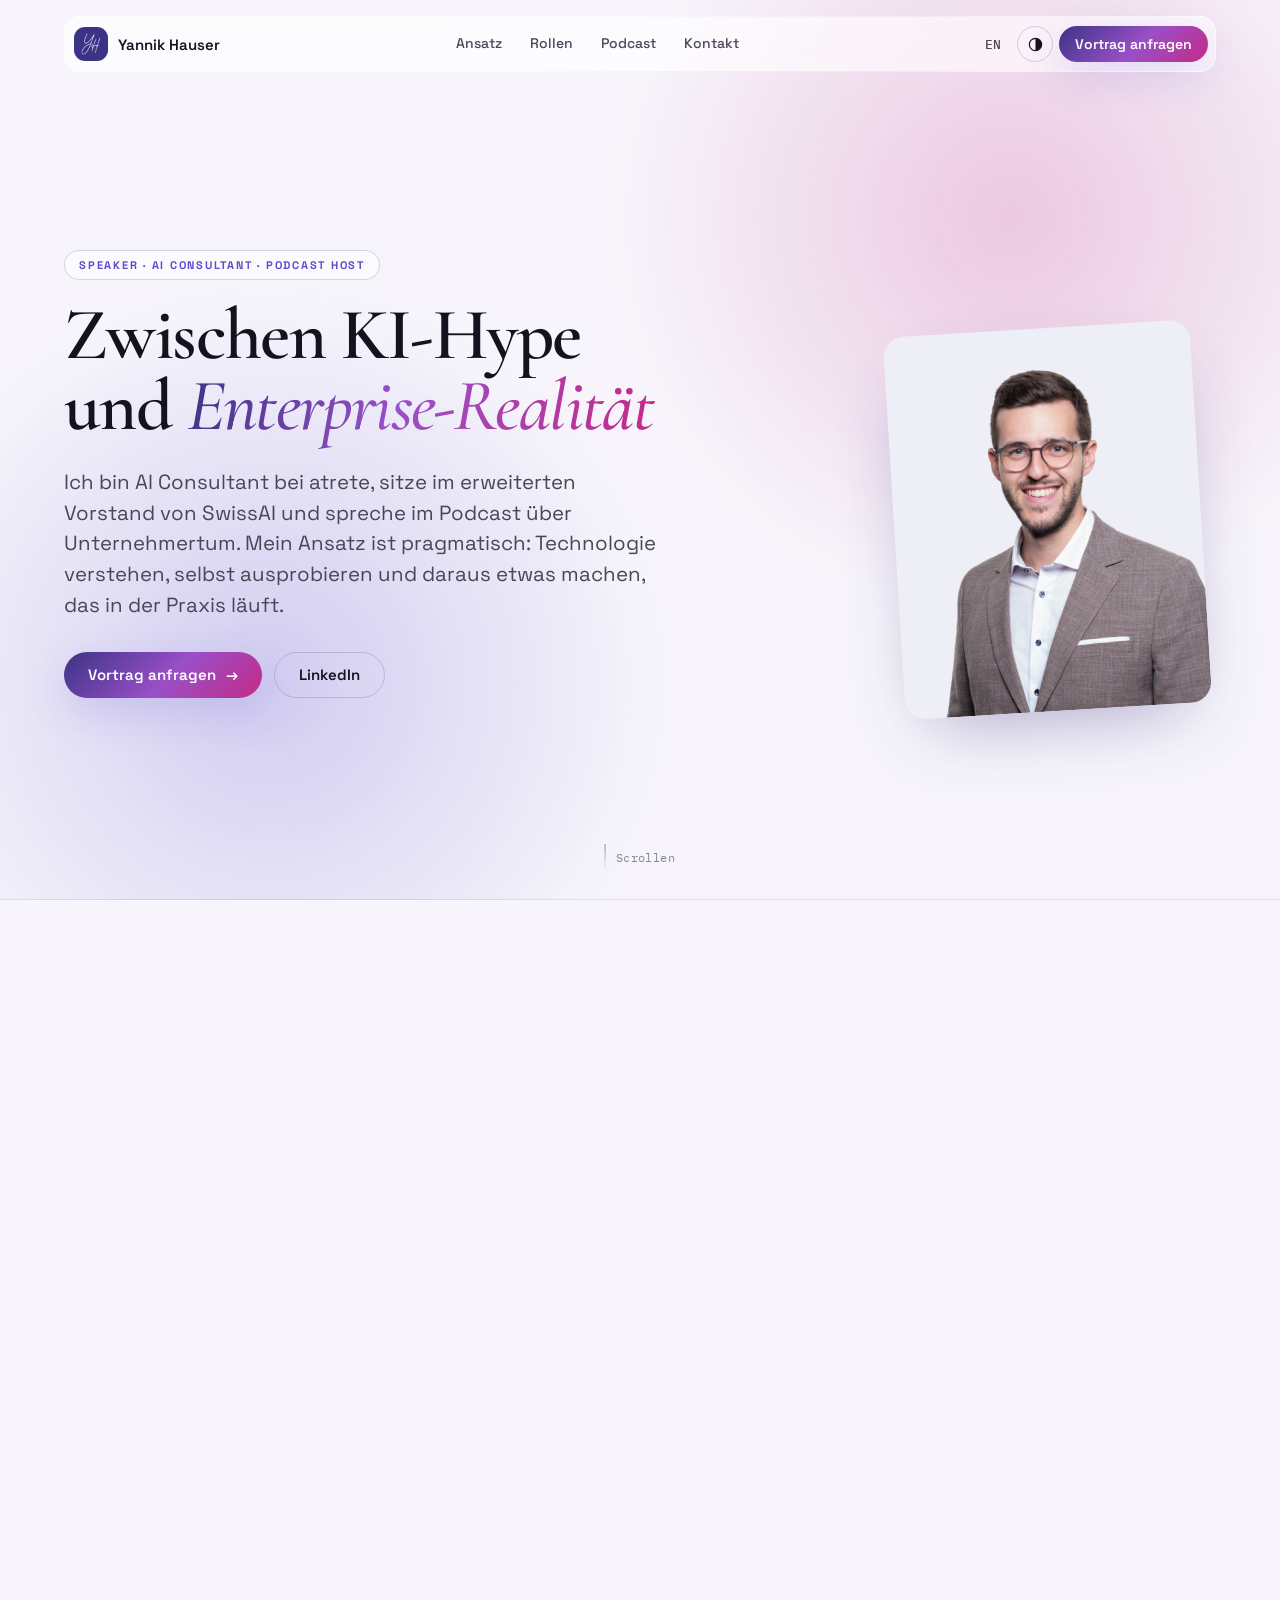
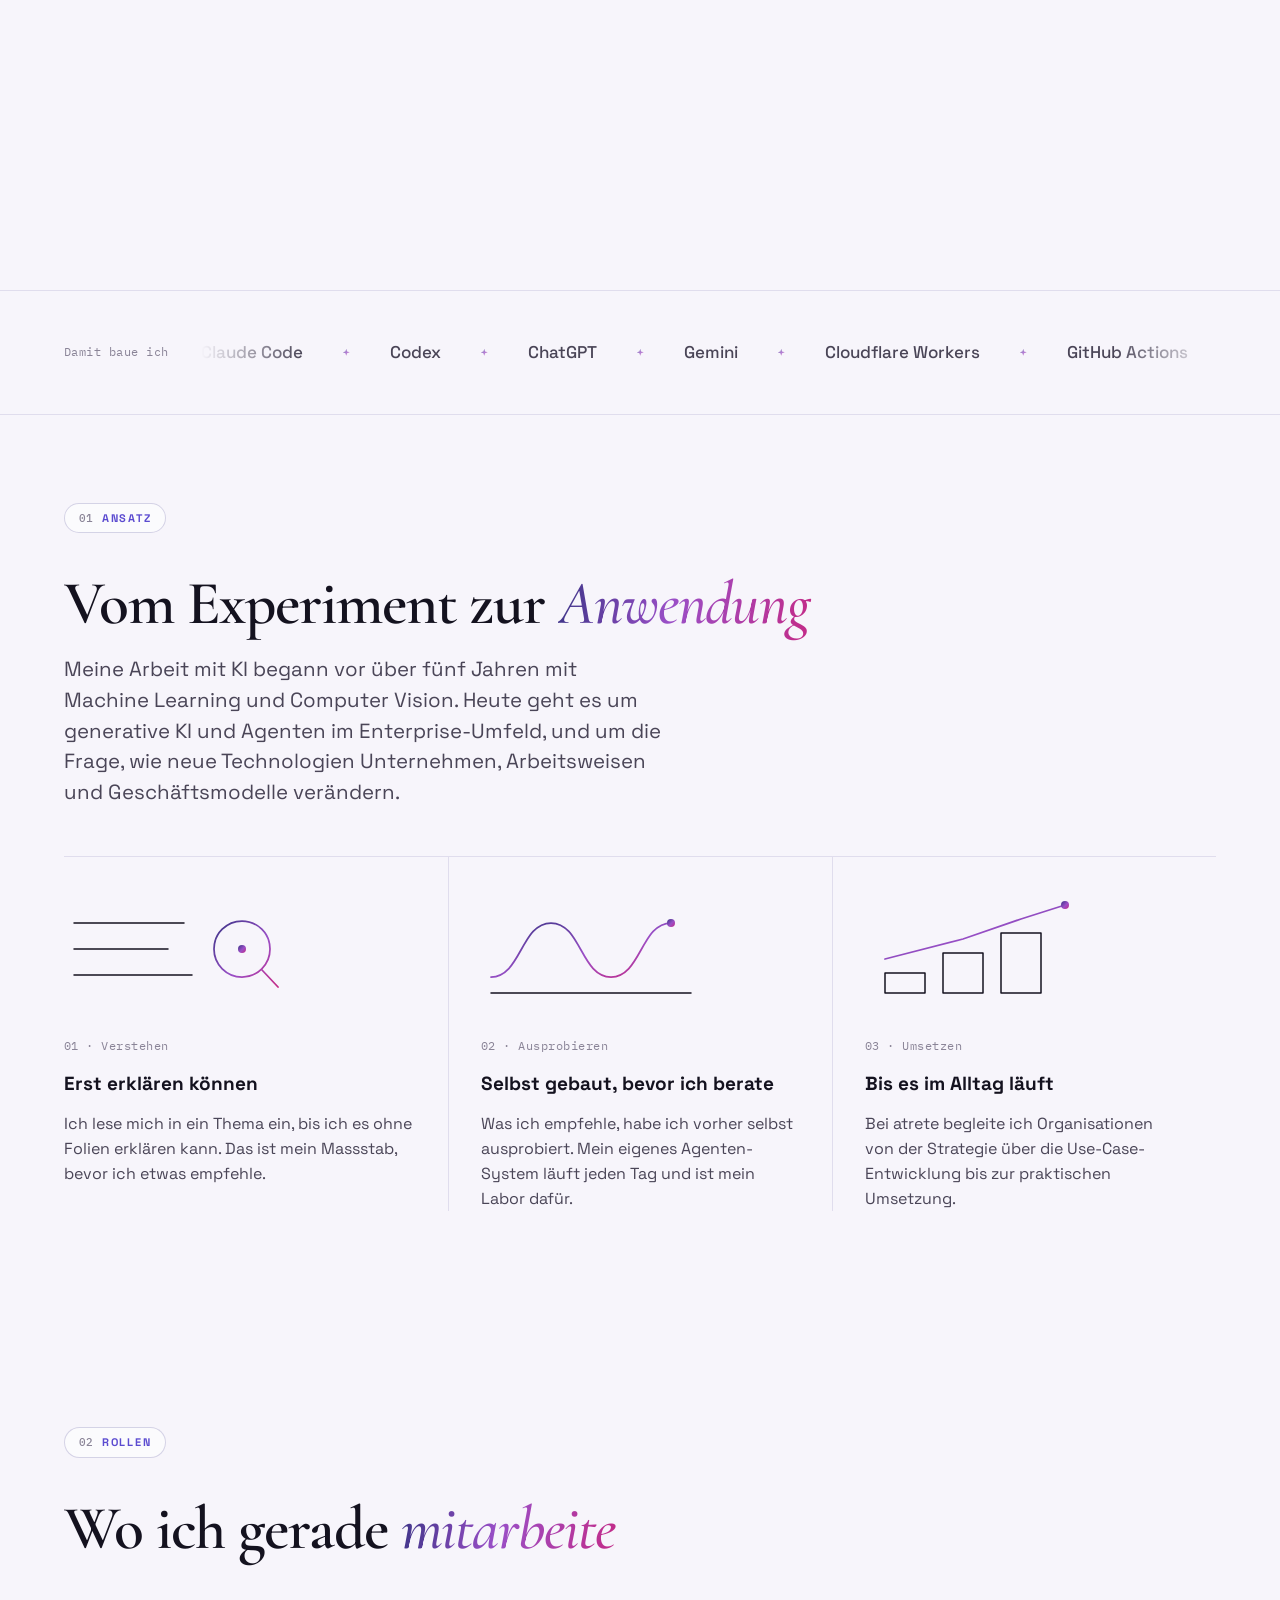
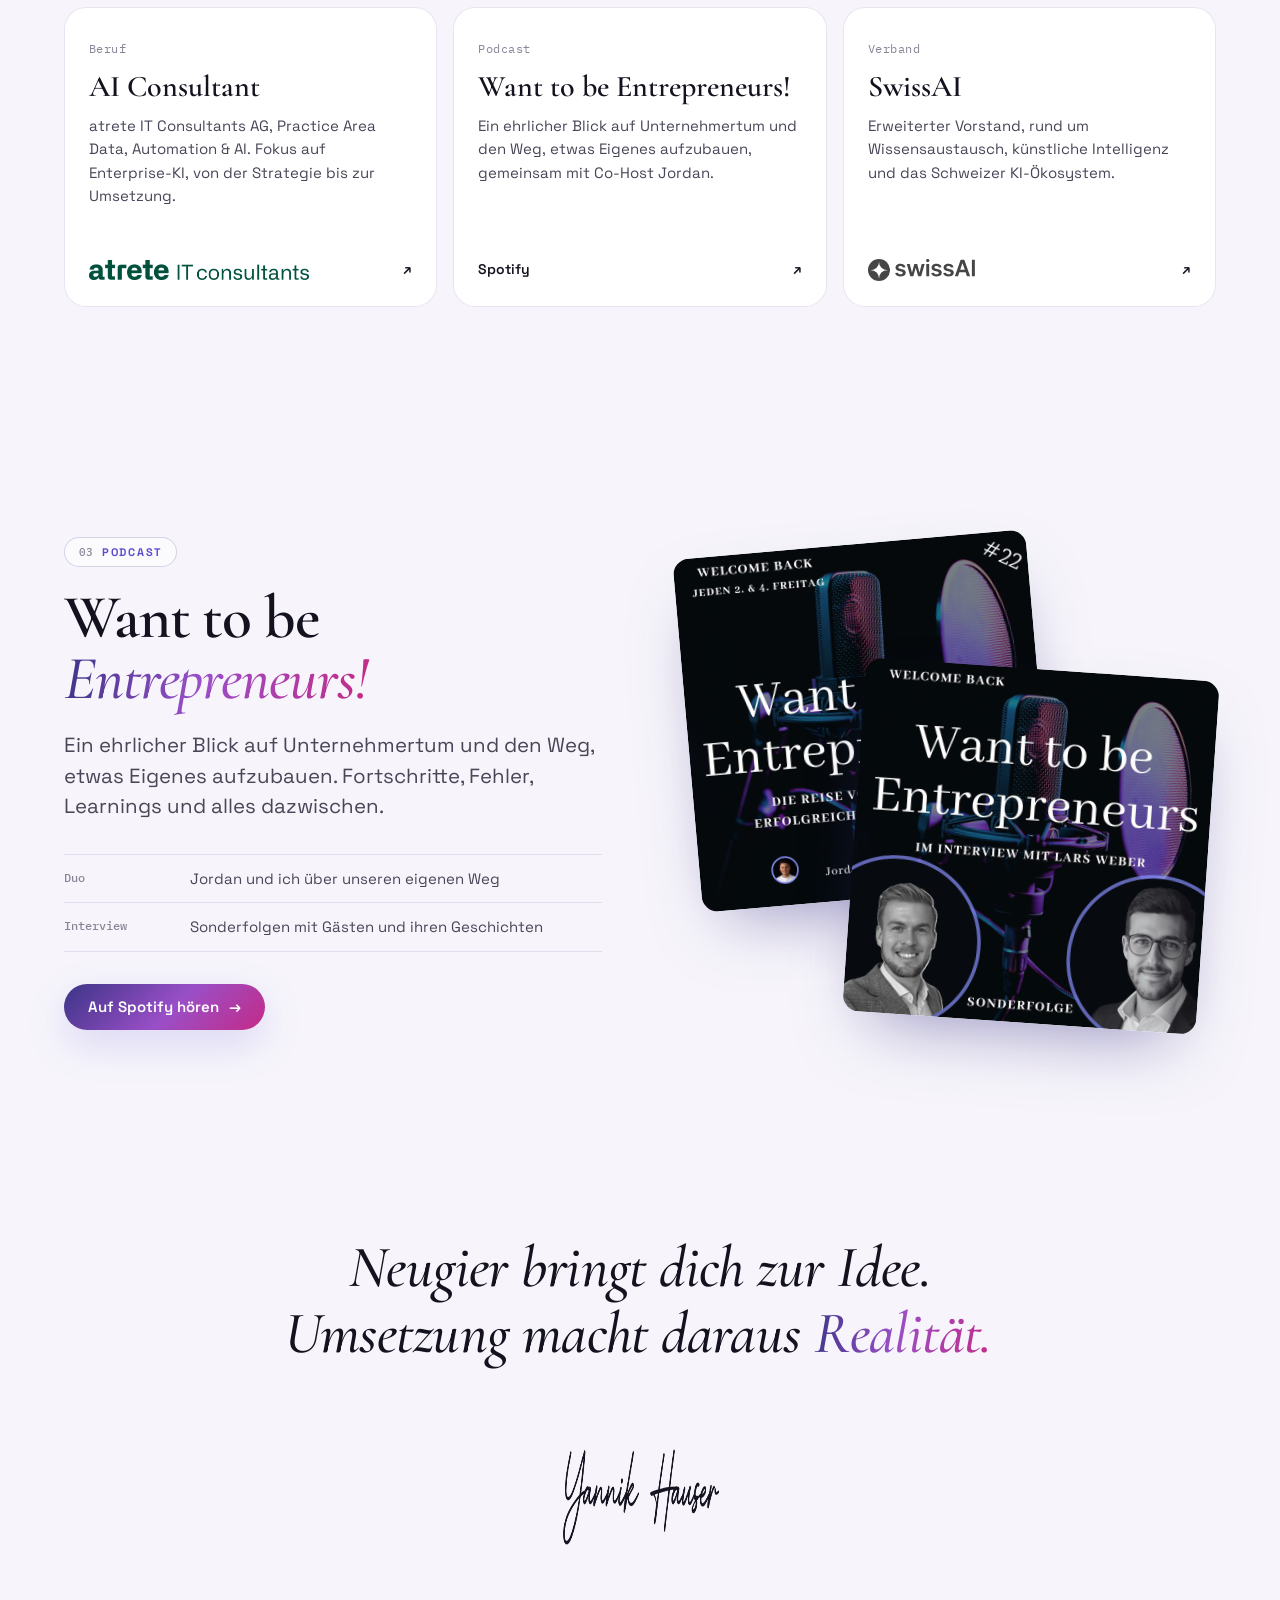
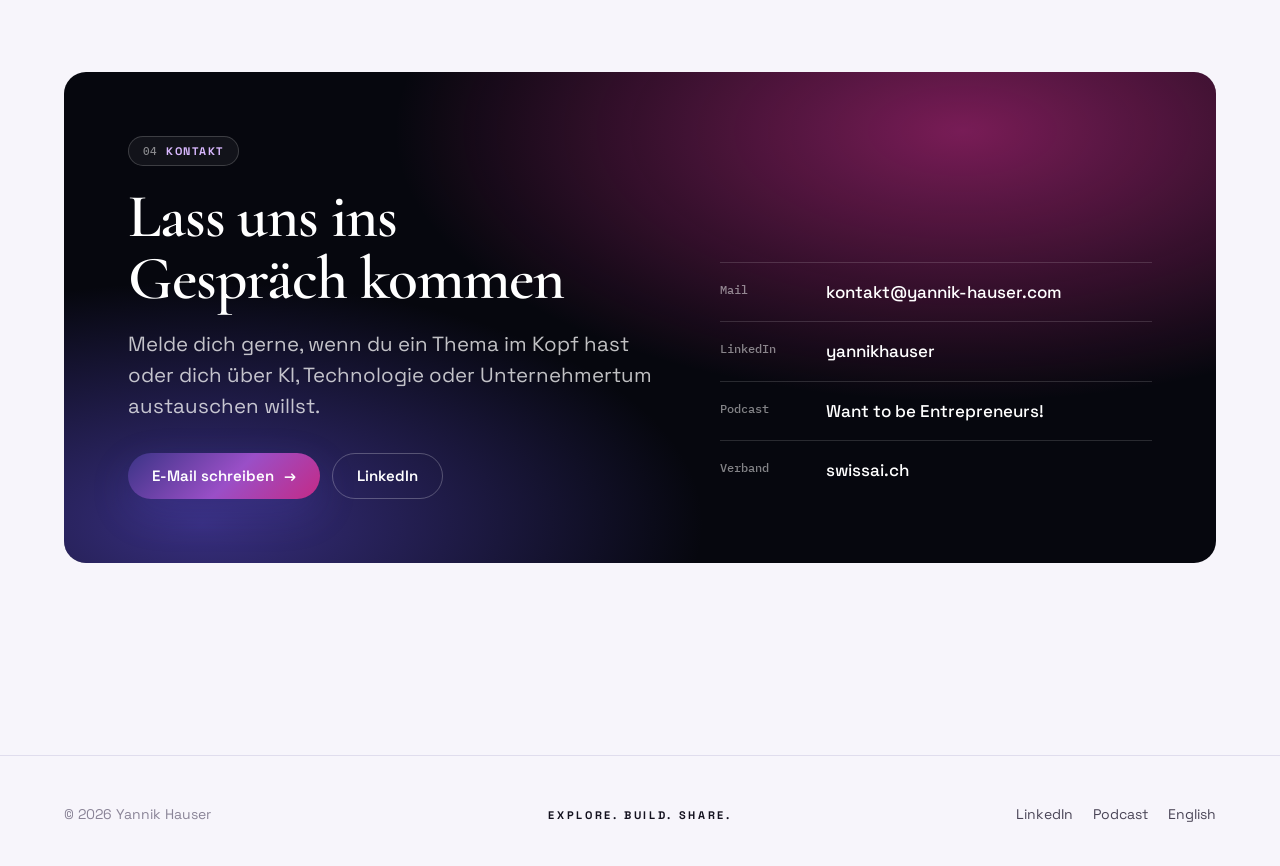
<file: index.html>
<!doctype html>
<html lang="de">
<head>
  <meta charset="utf-8">
  <meta name="viewport" content="width=device-width,initial-scale=1">
  <title>Yannik Hauser | AI, Agenten und Unternehmertum</title>
  <meta name="description" content="Yannik Hauser ist AI Consultant bei atrete, erweitertes Vorstandsmitglied bei SwissAI und Host von Want to be Entrepreneurs!">
  <link rel="canonical" href="https://yannik-hauser.com/">
  <link rel="alternate" hreflang="en" href="https://yannik-hauser.com/en/">
  <link rel="preload" href="/assets/portrait-card.jpg" as="image">
  <link rel="stylesheet" href="/styles.css">
  <script>
  (function(){var d=document.documentElement,K='yh-site-theme';
  d.classList.add('js');if(!matchMedia('(prefers-reduced-motion: reduce)').matches)d.classList.add('motion');
  try{var t=localStorage.getItem(K);if(t==='dark'||t==='light')d.dataset.theme=t}catch(e){}
  function sync(){var dark=d.dataset.theme==='dark';document.querySelectorAll('.theme-toggle').forEach(function(b){b.setAttribute('aria-pressed',dark)})}
  document.addEventListener('DOMContentLoaded',sync);
  document.addEventListener('click',function(e){var b=e.target.closest&&e.target.closest('.theme-toggle');if(!b)return;d.dataset.theme=d.dataset.theme==='dark'?'light':'dark';try{localStorage.setItem(K,d.dataset.theme)}catch(err){}sync()});
  })();
  </script>
  <script src="/site.js" defer></script>
</head>
<body>
  <a class="skip" href="#inhalt">Zum Inhalt springen</a>
  <svg width="0" height="0" style="position:absolute" aria-hidden="true" focusable="false"><defs><linearGradient id="g-brand" x1="0" y1="0" x2="1" y2="1"><stop offset="0" stop-color="#3b3486"/><stop offset=".55" stop-color="#9a4fc7"/><stop offset="1" stop-color="#c42a86"/></linearGradient></defs></svg>

  <header class="site-nav">
    <div class="wrap nav-pill">
      <a class="brand" href="/" aria-label="Yannik Hauser, Startseite"><span class="mono-tile"><img src="/assets/brand/mono-white.png" alt="" width="20" height="22"></span><span class="brand-name">Yannik Hauser</span></a>
      <nav class="nav-links" aria-label="Hauptnavigation">
        <a href="#ansatz">Ansatz</a><a href="#rollen">Rollen</a><a href="#podcast">Podcast</a><a href="#kontakt">Kontakt</a>
      </nav>
      <div class="nav-actions">
        <a class="lang" href="/en/" lang="en" hreflang="en">EN</a>
        <button class="theme-toggle" type="button" aria-pressed="false" aria-label="Zwischen hellem und dunklem Design wechseln" title="Design wechseln"><svg viewBox="0 0 20 20" width="15" height="15" aria-hidden="true" focusable="false"><circle cx="10" cy="10" r="8.2" fill="none" stroke="currentColor" stroke-width="1.6"/><path d="M10 1.8a8.2 8.2 0 0 1 0 16.4z" fill="currentColor"/></svg></button>
        <a class="button primary small" href="mailto:kontakt@yannik-hauser.com?subject=Anfrage%20Vortrag">Vortrag anfragen</a>
      </div>
    </div>
  </header>

  <main id="inhalt">
    <div class="hero-track">
      <section class="hero-stage" aria-labelledby="hero-title">
        <div class="hero-glow" aria-hidden="true"><i class="a"></i><i class="b"></i></div>
        <div class="wrap hero-grid">
          <div class="hero-copy">
            <p class="eyebrow">Speaker · AI Consultant · Podcast Host</p>
            <h1 class="display" id="hero-title">Zwischen <span class="nb">KI-Hype</span> und <span class="accent nb">Enterprise-Realität</span></h1>
            <p class="lede">Ich bin AI Consultant bei atrete, sitze im erweiterten Vorstand von SwissAI und spreche im Podcast über Unternehmertum. Mein Ansatz ist pragmatisch: Technologie verstehen, selbst ausprobieren und daraus etwas machen, das in der Praxis läuft.</p>
            <div class="actions">
              <a class="button primary" href="mailto:kontakt@yannik-hauser.com?subject=Anfrage%20Vortrag">Vortrag anfragen <span class="arrow" aria-hidden="true">→</span></a>
              <a class="button" href="https://www.linkedin.com/in/yannikhauser" rel="noopener">LinkedIn</a>
            </div>
          </div>
          <div class="hero-visual">
            <div class="portrait-card"><img src="/assets/portrait-card.jpg" alt="Portrait von Yannik Hauser" width="800" height="1000" fetchpriority="high"></div>
            <div class="fact f1"><span class="k">Basis</span><span class="v">Zürich, Schweiz</span></div>
            <div class="fact f2"><span class="k">KI-Erfahrung</span><span class="v">Mehr als 5 Jahre</span></div>
            <div class="fact f3"><span class="k">Themen</span><span class="v">KI, Agenten, Unternehmertum</span></div>
          </div>
        </div>
        <div class="scroll-cue mono" aria-hidden="true"><span></span>Scrollen</div>
        <div class="hero-progress" aria-hidden="true"></div>
      </section>
    </div>

    <section class="toolband" aria-label="Werkzeuge">
      <div class="wrap toolband-inner">
        <p class="toolband-label mono">Damit baue ich</p>
        <div class="reel" data-ambient>
          <div class="reel-track">
            <ul><li>Claude Code</li><li>Codex</li><li>ChatGPT</li><li>Gemini</li><li>Cloudflare Workers</li><li>GitHub Actions</li><li>Notion</li><li>Replicate</li><li>Python</li></ul>
            <ul aria-hidden="true"><li>Claude Code</li><li>Codex</li><li>ChatGPT</li><li>Gemini</li><li>Cloudflare Workers</li><li>GitHub Actions</li><li>Notion</li><li>Replicate</li><li>Python</li></ul>
          </div>
        </div>
      </div>
    </section>

    <section class="section" id="ansatz" aria-labelledby="ansatz-title">
      <div class="wrap">
        <div class="section-head">
          <p class="eyebrow"><span class="num">01</span> Ansatz</p>
          <h2 class="h2" id="ansatz-title">Vom Experiment zur <span class="accent">Anwendung</span></h2>
          <p class="lede">Meine Arbeit mit KI begann vor über fünf Jahren mit Machine Learning und Computer Vision. Heute geht es um generative KI und Agenten im Enterprise-Umfeld, und um die Frage, wie neue Technologien Unternehmen, Arbeitsweisen und Geschäftsmodelle verändern.</p>
        </div>
        <div class="approach">
          <article data-build>
            <svg class="sketch" viewBox="0 0 220 120" aria-hidden="true"><path class="ln" pathLength="1" d="M10 34H120M10 60H104M10 86H128"/><path class="hl" pathLength="1" d="M150 60a28 28 0 1 0 56 0a28 28 0 1 0-56 0M198 81l16 17"/><circle class="dot" cx="178" cy="60" r="4"/></svg>
            <span class="step mono">01 · Verstehen</span>
            <h3 class="h3">Erst erklären können</h3>
            <p>Ich lese mich in ein Thema ein, bis ich es ohne Folien erklären kann. Das ist mein Massstab, bevor ich etwas empfehle.</p>
          </article>
          <article data-build>
            <svg class="sketch" viewBox="0 0 220 120" aria-hidden="true"><path class="ln" pathLength="1" d="M10 104H210"/><path class="hl" pathLength="1" d="M10 88C40 88 40 34 70 34S100 88 130 88 160 34 190 34"/><circle class="dot" cx="190" cy="34" r="4"/></svg>
            <span class="step mono">02 · Ausprobieren</span>
            <h3 class="h3">Selbst gebaut, bevor ich berate</h3>
            <p>Was ich empfehle, habe ich vorher selbst ausprobiert. Mein eigenes Agenten-System läuft jeden Tag und ist mein Labor dafür.</p>
          </article>
          <article data-build>
            <svg class="sketch" viewBox="0 0 220 120" aria-hidden="true"><path class="ln" pathLength="1" d="M20 104h40V84H20ZM78 104h40V64H78ZM136 104h40V44h-40Z"/><path class="hl" pathLength="1" d="M20 70 98 50 156 30 200 16"/><circle class="dot" cx="200" cy="16" r="4"/></svg>
            <span class="step mono">03 · Umsetzen</span>
            <h3 class="h3">Bis es im Alltag läuft</h3>
            <p>Bei atrete begleite ich Organisationen von der Strategie über die Use-Case-Entwicklung bis zur praktischen Umsetzung.</p>
          </article>
        </div>
      </div>
    </section>

    <section class="section" id="rollen" aria-labelledby="rollen-title">
      <div class="wrap">
        <div class="section-head">
          <p class="eyebrow"><span class="num">02</span> Rollen</p>
          <h2 class="h2" id="rollen-title">Wo ich gerade <span class="accent">mitarbeite</span></h2>
        </div>
        <div class="roles">
          <a class="role" href="https://www.atrete.ch" rel="noopener">
            <span class="mono">Beruf</span>
            <h3>AI Consultant</h3>
            <p>atrete IT Consultants AG, Practice Area Data, Automation &amp; AI. Fokus auf Enterprise-KI, von der Strategie bis zur Umsetzung.</p>
            <span class="card-foot"><img class="card-logo brand-color on-light" src="/assets/logos/atrete-it-consultants-green.png" alt="atrete IT consultants" width="220" height="20"><img class="card-logo brand-color on-dark" src="/assets/logos/atrete-it-consultants-white.png" alt="" width="220" height="20"><span class="go" aria-hidden="true">↗</span></span>
          </a>
          <a class="role" href="https://open.spotify.com/show/2ludnaOLildGs1G5aaHVor" rel="noopener">
            <span class="mono">Podcast</span>
            <h3>Want to be Entrepreneurs!</h3>
            <p>Ein ehrlicher Blick auf Unternehmertum und den Weg, etwas Eigenes aufzubauen, gemeinsam mit Co-Host Jordan.</p>
            <span class="card-foot"><span>Spotify</span><span class="go" aria-hidden="true">↗</span></span>
          </a>
          <a class="role" href="https://swissai.ch" rel="noopener">
            <span class="mono">Verband</span>
            <h3>SwissAI</h3>
            <p>Erweiterter Vorstand, rund um Wissensaustausch, künstliche Intelligenz und das Schweizer KI-Ökosystem.</p>
            <span class="card-foot"><img class="card-logo" src="/assets/logos/swissai-white.svg" alt="SwissAI" width="107" height="22"><span class="go" aria-hidden="true">↗</span></span>
          </a>
        </div>
      </div>
    </section>

    <section class="section" id="podcast" aria-labelledby="podcast-title">
      <div class="wrap podcast">
        <div>
          <p class="eyebrow"><span class="num">03</span> Podcast</p>
          <h2 class="h2" id="podcast-title">Want to be <span class="accent">Entrepreneurs!</span></h2>
          <p class="lede" style="margin-top:var(--s5)">Ein ehrlicher Blick auf Unternehmertum und den Weg, etwas Eigenes aufzubauen. Fortschritte, Fehler, Learnings und alles dazwischen.</p>
          <ul class="formats">
            <li><b>Duo</b><span>Jordan und ich über unseren eigenen Weg</span></li>
            <li><b>Interview</b><span>Sonderfolgen mit Gästen und ihren Geschichten</span></li>
          </ul>
          <a class="button primary" href="https://open.spotify.com/show/2ludnaOLildGs1G5aaHVor" rel="noopener">Auf Spotify hören <span class="arrow" aria-hidden="true">→</span></a>
        </div>
        <div class="covers">
          <div class="cover c1"><img src="/assets/podcast/cover-duo.jpg" alt="Podcast-Cover: Duo-Folge mit Jordan und Yannik" width="720" height="720" loading="lazy"></div>
          <div class="cover c2"><img src="/assets/podcast/cover-interview.jpg" alt="Podcast-Cover: Interview-Sonderfolge" width="720" height="720" loading="lazy"></div>
        </div>
      </div>
    </section>

    <section class="quote" aria-label="Leitsatz">
      <div class="wrap">
        <blockquote>Neugier bringt dich zur Idee. Umsetzung macht daraus <span class="accent">Realität.</span></blockquote>
        <img class="sign on-light" src="/assets/brand/sign-ink.png" alt="Signatur Yannik Hauser" width="440" height="177" loading="lazy">
        <img class="sign on-dark" src="/assets/brand/sign-white.png" alt="" width="440" height="177" loading="lazy">
      </div>
    </section>

    <section class="section" id="kontakt" aria-labelledby="kontakt-title" style="padding-top:0">
      <div class="wrap">
        <div class="contact-card">
          <div>
            <p class="eyebrow"><span class="num">04</span> Kontakt</p>
            <h2 class="h2" id="kontakt-title">Lass uns ins Gespräch kommen</h2>
            <p class="lede">Melde dich gerne, wenn du ein Thema im Kopf hast oder dich über KI, Technologie oder Unternehmertum austauschen willst.</p>
            <div class="actions">
              <a class="button primary" href="mailto:kontakt@yannik-hauser.com">E-Mail schreiben <span class="arrow" aria-hidden="true">→</span></a>
              <a class="button" href="https://www.linkedin.com/in/yannikhauser" rel="noopener">LinkedIn</a>
            </div>
          </div>
          <dl class="contact-list">
            <div><dt>Mail</dt><dd><a href="mailto:kontakt@yannik-hauser.com">kontakt@yannik-hauser.com</a></dd></div>
            <div><dt>LinkedIn</dt><dd><a href="https://www.linkedin.com/in/yannikhauser" rel="noopener">yannikhauser</a></dd></div>
            <div><dt>Podcast</dt><dd><a href="https://open.spotify.com/show/2ludnaOLildGs1G5aaHVor" rel="noopener">Want to be Entrepreneurs!</a></dd></div>
            <div><dt>Verband</dt><dd><a href="https://swissai.ch" rel="noopener">swissai.ch</a></dd></div>
          </dl>
        </div>
      </div>
    </section>
  </main>

  <footer class="site-footer">
    <div class="wrap footer-grid">
      <span>© 2026 Yannik Hauser</span>
      <span class="tagline">Explore. Build. Share.</span>
      <nav class="footer-links" aria-label="Weitere Links"><a href="https://www.linkedin.com/in/yannikhauser" rel="noopener">LinkedIn</a><a href="https://open.spotify.com/show/2ludnaOLildGs1G5aaHVor" rel="noopener">Podcast</a><a href="/en/" lang="en">English</a></nav>
    </div>
  </footer>
</body>
</html>
</file>
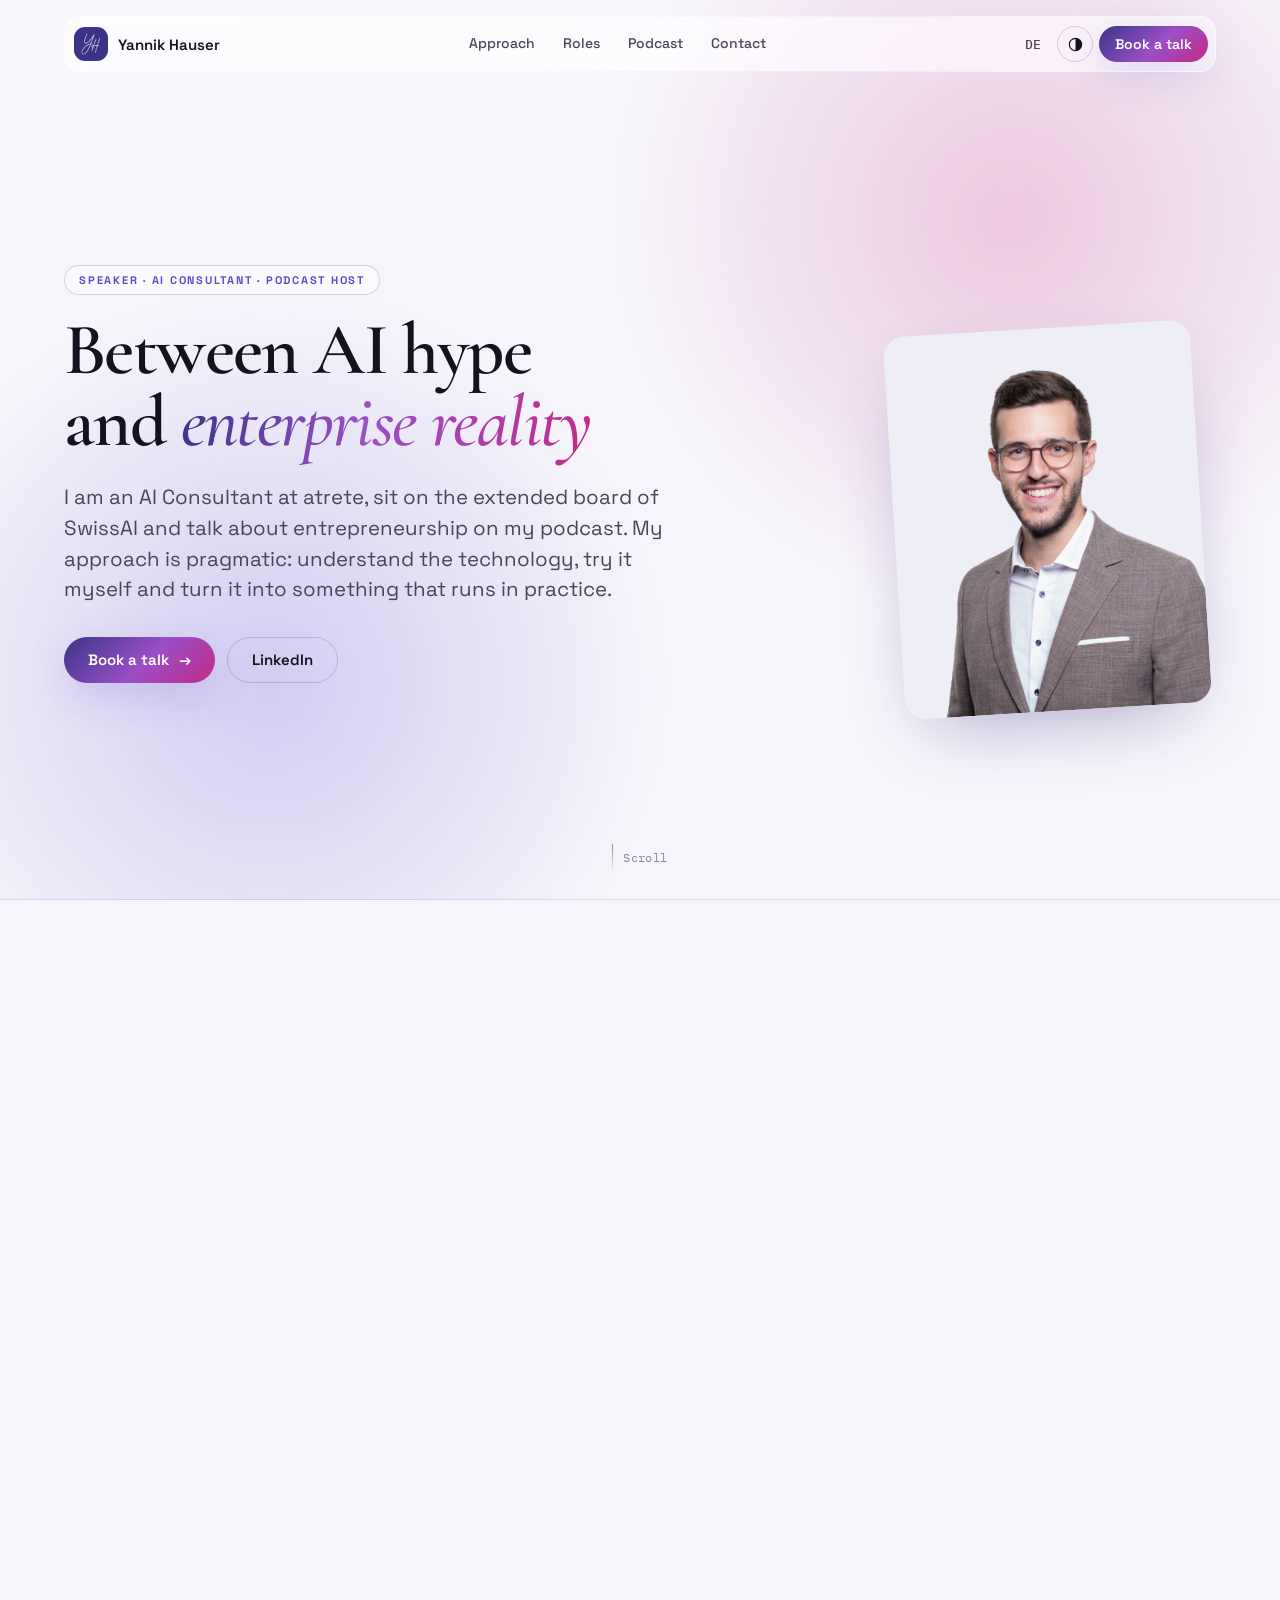
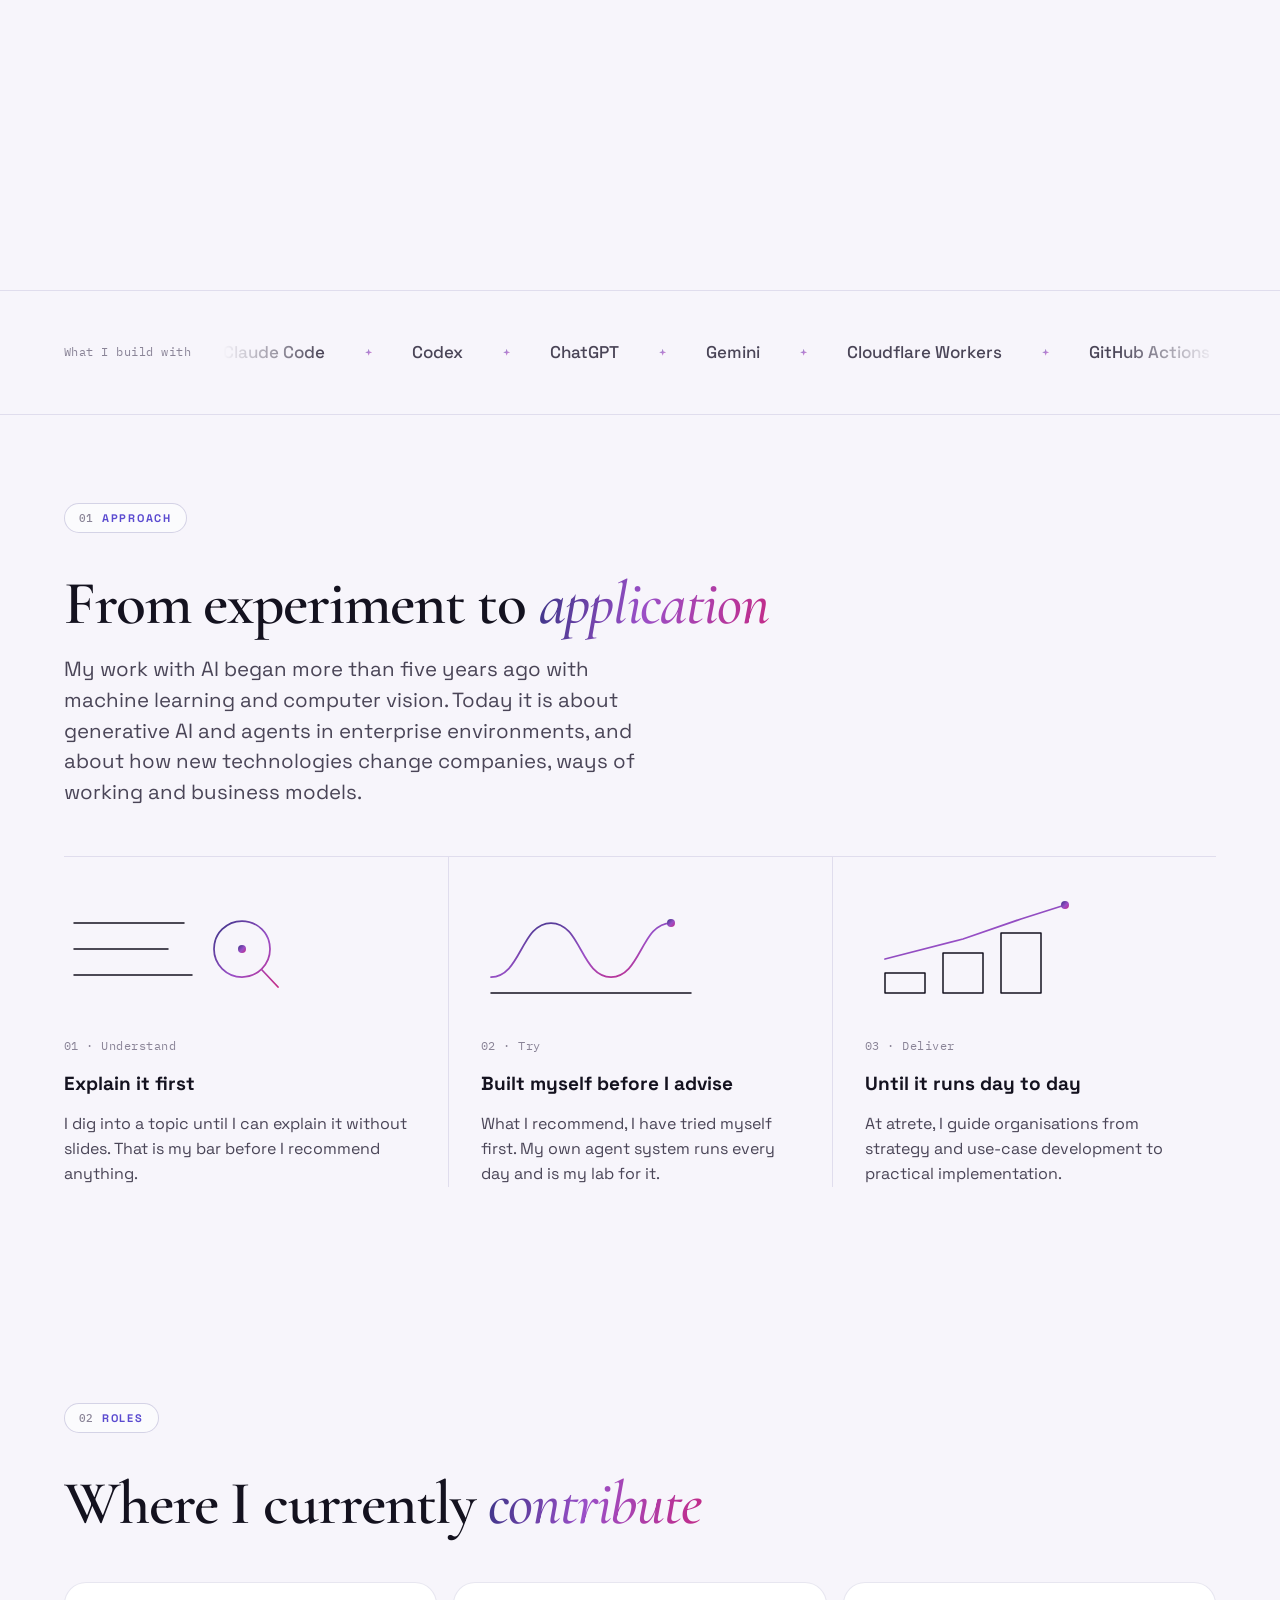
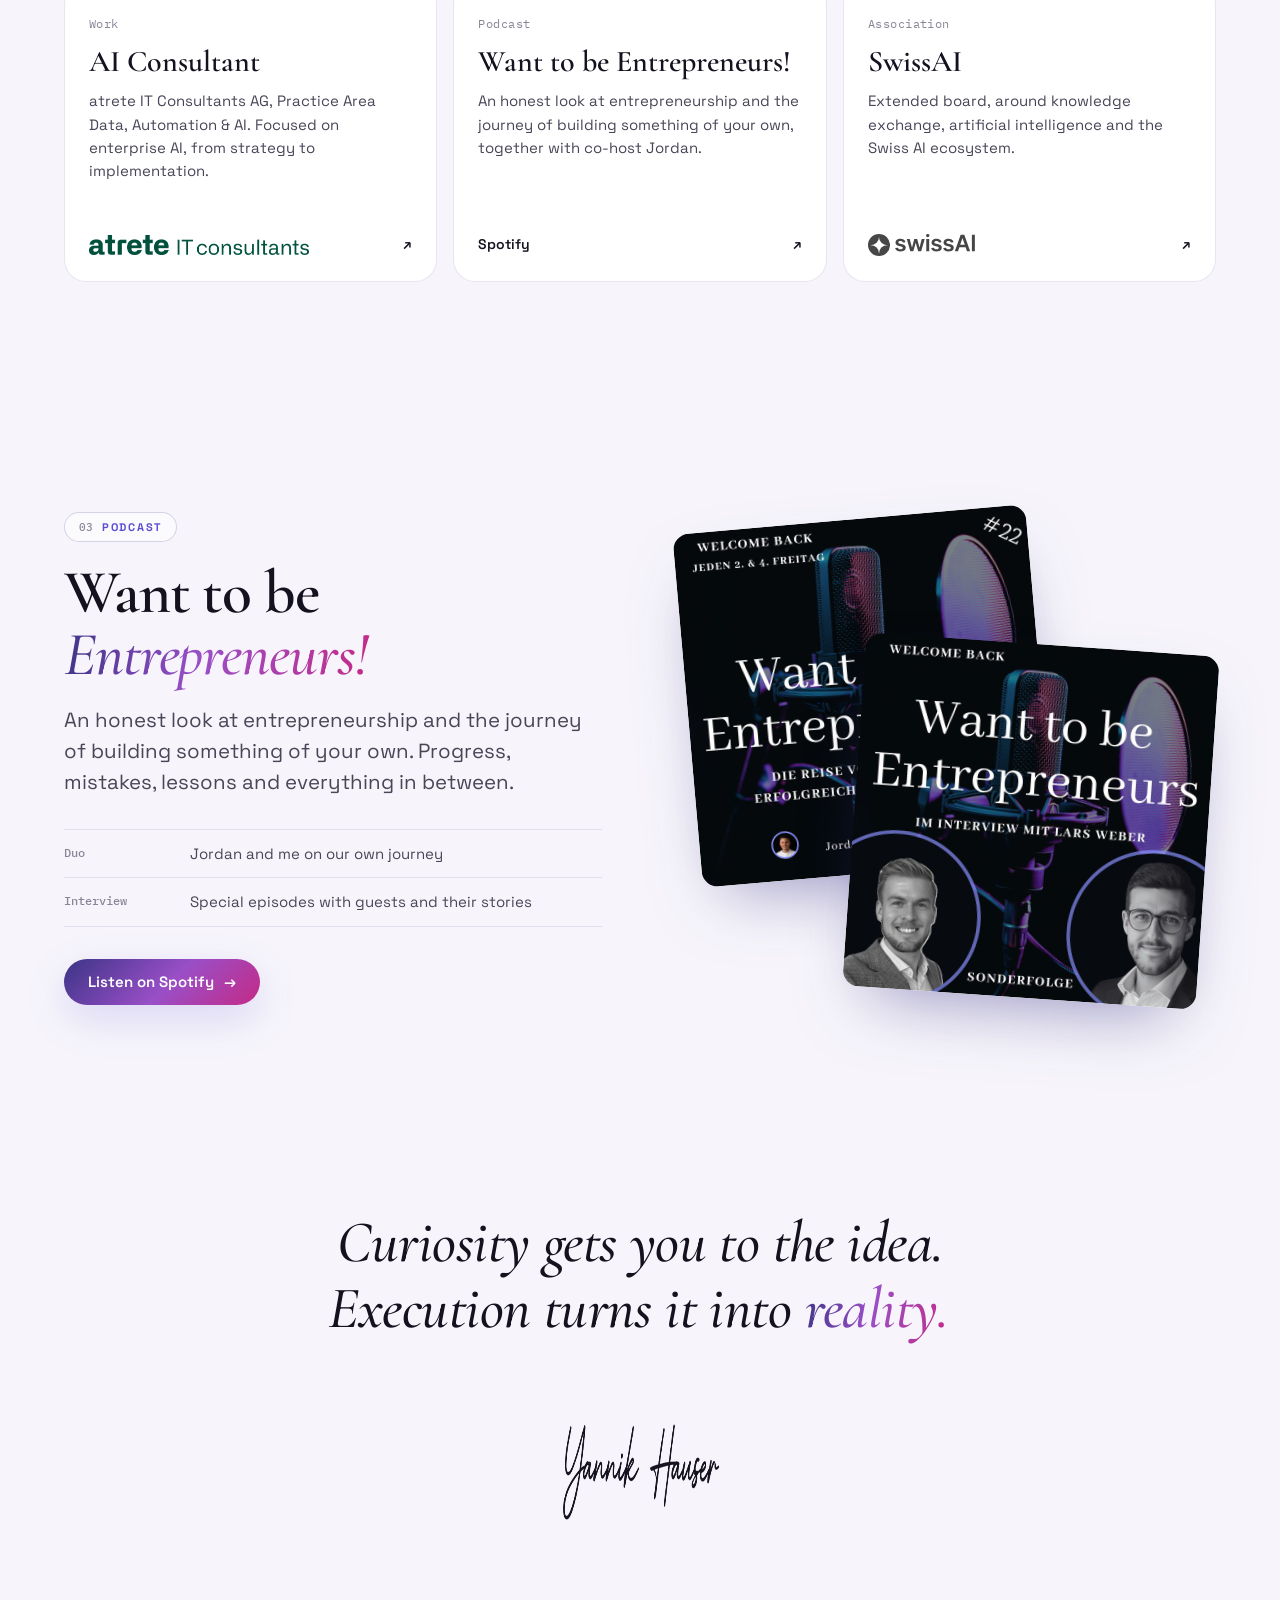
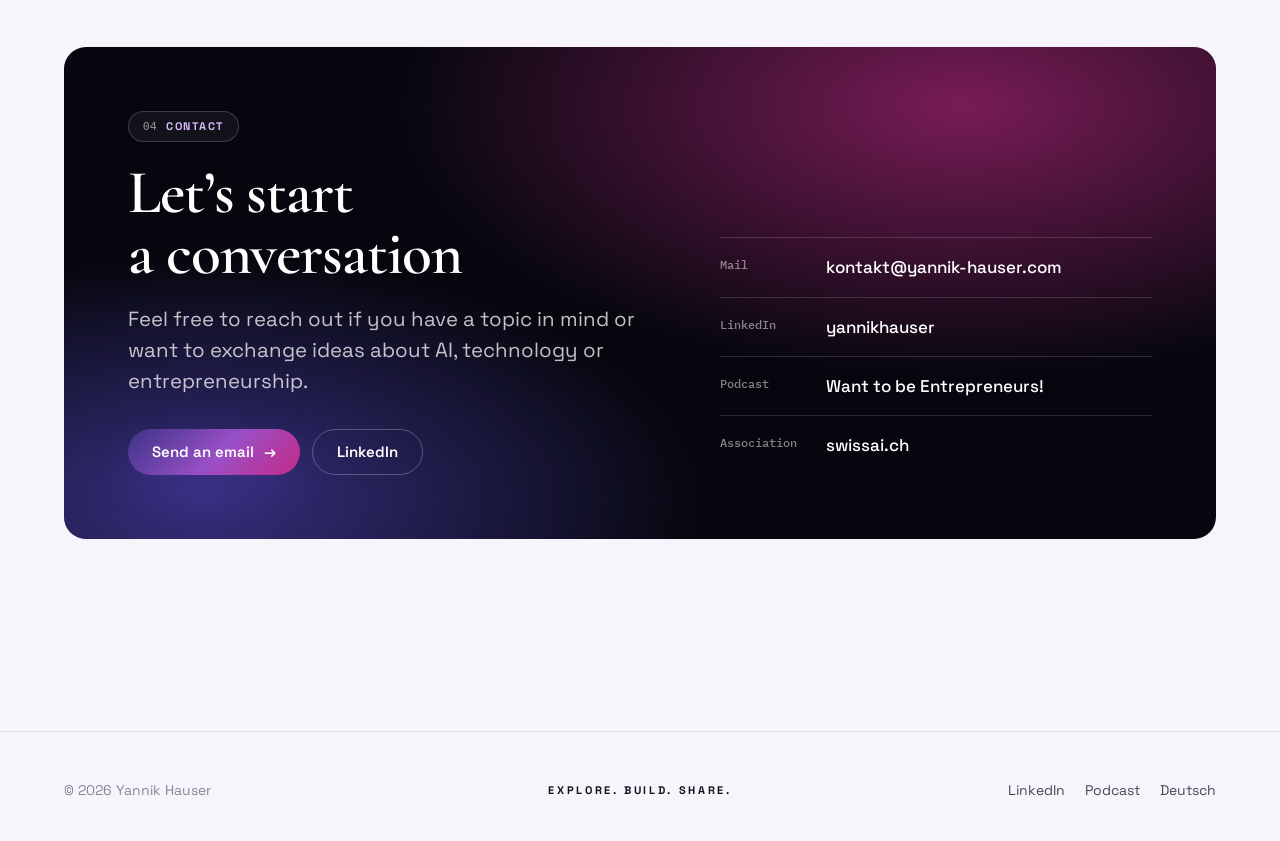
<file: en/index.html>
<!doctype html>
<html lang="en">
<head>
  <meta charset="utf-8">
  <meta name="viewport" content="width=device-width,initial-scale=1">
  <title>Yannik Hauser | AI, Agents and Entrepreneurship</title>
  <meta name="description" content="Yannik Hauser is an AI Consultant at atrete, extended board member at SwissAI and host of Want to be Entrepreneurs!">
  <link rel="canonical" href="https://yannik-hauser.com/en/">
  <link rel="alternate" hreflang="de" href="https://yannik-hauser.com/">
  <link rel="preload" href="/assets/portrait-card.jpg" as="image">
  <link rel="stylesheet" href="/styles.css">
  <script>
  (function(){var d=document.documentElement,K='yh-site-theme';
  d.classList.add('js');if(!matchMedia('(prefers-reduced-motion: reduce)').matches)d.classList.add('motion');
  try{var t=localStorage.getItem(K);if(t==='dark'||t==='light')d.dataset.theme=t}catch(e){}
  function sync(){var dark=d.dataset.theme==='dark';document.querySelectorAll('.theme-toggle').forEach(function(b){b.setAttribute('aria-pressed',dark)})}
  document.addEventListener('DOMContentLoaded',sync);
  document.addEventListener('click',function(e){var b=e.target.closest&&e.target.closest('.theme-toggle');if(!b)return;d.dataset.theme=d.dataset.theme==='dark'?'light':'dark';try{localStorage.setItem(K,d.dataset.theme)}catch(err){}sync()});
  })();
  </script>
  <script src="/site.js" defer></script>
</head>
<body>
  <a class="skip" href="#inhalt">Skip to content</a>
  <svg width="0" height="0" style="position:absolute" aria-hidden="true" focusable="false"><defs><linearGradient id="g-brand" x1="0" y1="0" x2="1" y2="1"><stop offset="0" stop-color="#3b3486"/><stop offset=".55" stop-color="#9a4fc7"/><stop offset="1" stop-color="#c42a86"/></linearGradient></defs></svg>

  <header class="site-nav">
    <div class="wrap nav-pill">
      <a class="brand" href="/en/" aria-label="Yannik Hauser, home"><span class="mono-tile"><img src="/assets/brand/mono-white.png" alt="" width="20" height="22"></span><span class="brand-name">Yannik Hauser</span></a>
      <nav class="nav-links" aria-label="Main navigation">
        <a href="#approach">Approach</a><a href="#roles">Roles</a><a href="#podcast">Podcast</a><a href="#contact">Contact</a>
      </nav>
      <div class="nav-actions">
        <a class="lang" href="/" lang="de" hreflang="de">DE</a>
        <button class="theme-toggle" type="button" aria-pressed="false" aria-label="Switch between light and dark design" title="Switch design"><svg viewBox="0 0 20 20" width="15" height="15" aria-hidden="true" focusable="false"><circle cx="10" cy="10" r="8.2" fill="none" stroke="currentColor" stroke-width="1.6"/><path d="M10 1.8a8.2 8.2 0 0 1 0 16.4z" fill="currentColor"/></svg></button>
        <a class="button primary small" href="mailto:kontakt@yannik-hauser.com?subject=Speaking%20request">Book a talk</a>
      </div>
    </div>
  </header>

  <main id="inhalt">
    <div class="hero-track">
      <section class="hero-stage" aria-labelledby="hero-title">
        <div class="hero-glow" aria-hidden="true"><i class="a"></i><i class="b"></i></div>
        <div class="wrap hero-grid">
          <div class="hero-copy">
            <p class="eyebrow">Speaker · AI Consultant · Podcast Host</p>
            <h1 class="display" id="hero-title">Between <span class="nb">AI hype</span> and <span class="accent nb">enterprise reality</span></h1>
            <p class="lede">I am an AI Consultant at atrete, sit on the extended board of SwissAI and talk about entrepreneurship on my podcast. My approach is pragmatic: understand the technology, try it myself and turn it into something that runs in practice.</p>
            <div class="actions">
              <a class="button primary" href="mailto:kontakt@yannik-hauser.com?subject=Speaking%20request">Book a talk <span class="arrow" aria-hidden="true">→</span></a>
              <a class="button" href="https://www.linkedin.com/in/yannikhauser" rel="noopener">LinkedIn</a>
            </div>
          </div>
          <div class="hero-visual">
            <div class="portrait-card"><img src="/assets/portrait-card.jpg" alt="Portrait of Yannik Hauser" width="800" height="1000" fetchpriority="high"></div>
            <div class="fact f1"><span class="k">Based in</span><span class="v">Zurich, Switzerland</span></div>
            <div class="fact f2"><span class="k">AI experience</span><span class="v">More than 5 years</span></div>
            <div class="fact f3"><span class="k">Topics</span><span class="v">AI, agents, entrepreneurship</span></div>
          </div>
        </div>
        <div class="scroll-cue mono" aria-hidden="true"><span></span>Scroll</div>
        <div class="hero-progress" aria-hidden="true"></div>
      </section>
    </div>

    <section class="toolband" aria-label="Tools">
      <div class="wrap toolband-inner">
        <p class="toolband-label mono">What I build with</p>
        <div class="reel" data-ambient>
          <div class="reel-track">
            <ul><li>Claude Code</li><li>Codex</li><li>ChatGPT</li><li>Gemini</li><li>Cloudflare Workers</li><li>GitHub Actions</li><li>Notion</li><li>Replicate</li><li>Python</li></ul>
            <ul aria-hidden="true"><li>Claude Code</li><li>Codex</li><li>ChatGPT</li><li>Gemini</li><li>Cloudflare Workers</li><li>GitHub Actions</li><li>Notion</li><li>Replicate</li><li>Python</li></ul>
          </div>
        </div>
      </div>
    </section>

    <section class="section" id="approach" aria-labelledby="approach-title">
      <div class="wrap">
        <div class="section-head">
          <p class="eyebrow"><span class="num">01</span> Approach</p>
          <h2 class="h2" id="approach-title">From experiment to <span class="accent">application</span></h2>
          <p class="lede">My work with AI began more than five years ago with machine learning and computer vision. Today it is about generative AI and agents in enterprise environments, and about how new technologies change companies, ways of working and business models.</p>
        </div>
        <div class="approach">
          <article data-build>
            <svg class="sketch" viewBox="0 0 220 120" aria-hidden="true"><path class="ln" pathLength="1" d="M10 34H120M10 60H104M10 86H128"/><path class="hl" pathLength="1" d="M150 60a28 28 0 1 0 56 0a28 28 0 1 0-56 0M198 81l16 17"/><circle class="dot" cx="178" cy="60" r="4"/></svg>
            <span class="step mono">01 · Understand</span>
            <h3 class="h3">Explain it first</h3>
            <p>I dig into a topic until I can explain it without slides. That is my bar before I recommend anything.</p>
          </article>
          <article data-build>
            <svg class="sketch" viewBox="0 0 220 120" aria-hidden="true"><path class="ln" pathLength="1" d="M10 104H210"/><path class="hl" pathLength="1" d="M10 88C40 88 40 34 70 34S100 88 130 88 160 34 190 34"/><circle class="dot" cx="190" cy="34" r="4"/></svg>
            <span class="step mono">02 · Try</span>
            <h3 class="h3">Built myself before I advise</h3>
            <p>What I recommend, I have tried myself first. My own agent system runs every day and is my lab for it.</p>
          </article>
          <article data-build>
            <svg class="sketch" viewBox="0 0 220 120" aria-hidden="true"><path class="ln" pathLength="1" d="M20 104h40V84H20ZM78 104h40V64H78ZM136 104h40V44h-40Z"/><path class="hl" pathLength="1" d="M20 70 98 50 156 30 200 16"/><circle class="dot" cx="200" cy="16" r="4"/></svg>
            <span class="step mono">03 · Deliver</span>
            <h3 class="h3">Until it runs day to day</h3>
            <p>At atrete, I guide organisations from strategy and use-case development to practical implementation.</p>
          </article>
        </div>
      </div>
    </section>

    <section class="section" id="roles" aria-labelledby="roles-title">
      <div class="wrap">
        <div class="section-head">
          <p class="eyebrow"><span class="num">02</span> Roles</p>
          <h2 class="h2" id="roles-title">Where I currently <span class="accent">contribute</span></h2>
        </div>
        <div class="roles">
          <a class="role" href="https://www.atrete.ch" rel="noopener">
            <span class="mono">Work</span>
            <h3>AI Consultant</h3>
            <p>atrete IT Consultants AG, Practice Area Data, Automation &amp; AI. Focused on enterprise AI, from strategy to implementation.</p>
            <span class="card-foot"><img class="card-logo brand-color on-light" src="/assets/logos/atrete-it-consultants-green.png" alt="atrete IT consultants" width="220" height="20"><img class="card-logo brand-color on-dark" src="/assets/logos/atrete-it-consultants-white.png" alt="" width="220" height="20"><span class="go" aria-hidden="true">↗</span></span>
          </a>
          <a class="role" href="https://open.spotify.com/show/2ludnaOLildGs1G5aaHVor" rel="noopener">
            <span class="mono">Podcast</span>
            <h3>Want to be Entrepreneurs!</h3>
            <p>An honest look at entrepreneurship and the journey of building something of your own, together with co-host Jordan.</p>
            <span class="card-foot"><span>Spotify</span><span class="go" aria-hidden="true">↗</span></span>
          </a>
          <a class="role" href="https://swissai.ch" rel="noopener">
            <span class="mono">Association</span>
            <h3>SwissAI</h3>
            <p>Extended board, around knowledge exchange, artificial intelligence and the Swiss AI ecosystem.</p>
            <span class="card-foot"><img class="card-logo" src="/assets/logos/swissai-white.svg" alt="SwissAI" width="107" height="22"><span class="go" aria-hidden="true">↗</span></span>
          </a>
        </div>
      </div>
    </section>

    <section class="section" id="podcast" aria-labelledby="podcast-title">
      <div class="wrap podcast">
        <div>
          <p class="eyebrow"><span class="num">03</span> Podcast</p>
          <h2 class="h2" id="podcast-title">Want to be <span class="accent">Entrepreneurs!</span></h2>
          <p class="lede" style="margin-top:var(--s5)">An honest look at entrepreneurship and the journey of building something of your own. Progress, mistakes, lessons and everything in between.</p>
          <ul class="formats">
            <li><b>Duo</b><span>Jordan and me on our own journey</span></li>
            <li><b>Interview</b><span>Special episodes with guests and their stories</span></li>
          </ul>
          <a class="button primary" href="https://open.spotify.com/show/2ludnaOLildGs1G5aaHVor" rel="noopener">Listen on Spotify <span class="arrow" aria-hidden="true">→</span></a>
        </div>
        <div class="covers">
          <div class="cover c1"><img src="/assets/podcast/cover-duo.jpg" alt="Podcast cover: duo episode with Jordan and Yannik" width="720" height="720" loading="lazy"></div>
          <div class="cover c2"><img src="/assets/podcast/cover-interview.jpg" alt="Podcast cover: interview special episode" width="720" height="720" loading="lazy"></div>
        </div>
      </div>
    </section>

    <section class="quote" aria-label="Motto">
      <div class="wrap">
        <blockquote>Curiosity gets you to the idea. Execution turns it into <span class="accent">reality.</span></blockquote>
        <img class="sign on-light" src="/assets/brand/sign-ink.png" alt="Signature of Yannik Hauser" width="440" height="177" loading="lazy">
        <img class="sign on-dark" src="/assets/brand/sign-white.png" alt="" width="440" height="177" loading="lazy">
      </div>
    </section>

    <section class="section" id="contact" aria-labelledby="contact-title" style="padding-top:0">
      <div class="wrap">
        <div class="contact-card">
          <div>
            <p class="eyebrow"><span class="num">04</span> Contact</p>
            <h2 class="h2" id="contact-title">Let’s start a conversation</h2>
            <p class="lede">Feel free to reach out if you have a topic in mind or want to exchange ideas about AI, technology or entrepreneurship.</p>
            <div class="actions">
              <a class="button primary" href="mailto:kontakt@yannik-hauser.com">Send an email <span class="arrow" aria-hidden="true">→</span></a>
              <a class="button" href="https://www.linkedin.com/in/yannikhauser" rel="noopener">LinkedIn</a>
            </div>
          </div>
          <dl class="contact-list">
            <div><dt>Mail</dt><dd><a href="mailto:kontakt@yannik-hauser.com">kontakt@yannik-hauser.com</a></dd></div>
            <div><dt>LinkedIn</dt><dd><a href="https://www.linkedin.com/in/yannikhauser" rel="noopener">yannikhauser</a></dd></div>
            <div><dt>Podcast</dt><dd><a href="https://open.spotify.com/show/2ludnaOLildGs1G5aaHVor" rel="noopener">Want to be Entrepreneurs!</a></dd></div>
            <div><dt>Association</dt><dd><a href="https://swissai.ch" rel="noopener">swissai.ch</a></dd></div>
          </dl>
        </div>
      </div>
    </section>
  </main>

  <footer class="site-footer">
    <div class="wrap footer-grid">
      <span>© 2026 Yannik Hauser</span>
      <span class="tagline">Explore. Build. Share.</span>
      <nav class="footer-links" aria-label="More links"><a href="https://www.linkedin.com/in/yannikhauser" rel="noopener">LinkedIn</a><a href="https://open.spotify.com/show/2ludnaOLildGs1G5aaHVor" rel="noopener">Podcast</a><a href="/" lang="de">Deutsch</a></nav>
    </div>
  </footer>
</body>
</html>
</file>
<file: styles.css>
@import url('https://fonts.googleapis.com/css2?family=Cormorant+Garamond:ital,wght@0,500;0,600;0,700;1,500;1,600&family=Space+Grotesk:wght@400;500;600;700&family=IBM+Plex+Mono:wght@400;500&display=swap');

/* Identitaet: Design System v2. Mechanik (Raster, Motion, Disziplin): gemessen an
   oxygen-agent.com, siehe source/stil-referenz-oxygen.md.
   Light (Paper) ist der Standard, Dunkel (Ink) nur ueber den Umschalter.
   prefers-color-scheme wird bewusst ignoriert. Gleiche Regel wie im Workflow Dashboard. */
:root{
  /* Motion: eine Kurve, zwei UI-Dauern, kleine Distanzen */
  --ease:cubic-bezier(.16,1,.3,1);
  --dur-fast:.16s;
  --dur:.24s;
  --dur-enter:.48s;
  --shift:12px;

  /* Raster: 4-px-Skala */
  --s1:4px;--s2:8px;--s3:12px;--s4:16px;--s5:20px;--s6:24px;--s8:32px;--s10:40px;--s12:48px;--s16:64px;--s24:96px;
  --content:1152px;
  --gutter:24px;
  --r-control:11px;--r-card:16px;--r-tile:22px;--r-pill:999px;

  /* Typo */
  --serif:'Cormorant Garamond',Georgia,'Times New Roman',serif;
  --sans:'Space Grotesk',-apple-system,system-ui,sans-serif;
  --mono:'IBM Plex Mono',ui-monospace,monospace;

  /* Farbe (Paper) */
  --gradient:linear-gradient(135deg,#3b3486,#9a4fc7 54%,#c42a86);
  --gradient-text:linear-gradient(100deg,#3b3486 0%,#9a4fc7 45%,#c42a86 100%);
  --bg:#f7f5fb;
  --surface:#fff;
  --text:#14121f;
  --body:#4a4557;
  --muted:#8a8497;
  --brand:#5b4bd0;
  --line:rgba(59,52,134,.12);
  --line-strong:rgba(59,52,134,.2);
  --tint:#ece9fb;
  --focus:#5b4bd0;
  --glow-a:rgba(196,42,134,.22);
  --glow-b:rgba(91,75,208,.24);
  --glass:rgba(255,255,255,.62);
  --glass-rim:linear-gradient(135deg,rgba(255,255,255,.95),rgba(255,255,255,.1) 30%,rgba(217,184,255,.25) 70%,rgba(255,255,255,.7));
  --logo-filter:brightness(0);
  --logo-opacity:.72;
  --lift:0 14px 40px rgba(91,75,208,.18);
  color-scheme:light;
}
[data-theme="dark"]{
  --gradient-text:linear-gradient(100deg,#b3a6ff 0%,#d9b8ff 40%,#ff6fb4 100%);
  --bg:#06070e;
  --surface:#0f0e1a;
  --text:#fff;
  --body:rgba(255,255,255,.72);
  --muted:rgba(255,255,255,.5);
  --brand:#d9b8ff;
  --line:rgba(255,255,255,.1);
  --line-strong:rgba(255,255,255,.16);
  --tint:#1a1740;
  --focus:#d9b8ff;
  --glow-a:rgba(196,42,134,.42);
  --glow-b:rgba(91,75,208,.42);
  --glass:rgba(20,18,31,.55);
  --glass-rim:linear-gradient(135deg,rgba(255,255,255,.28),rgba(255,255,255,.02) 30%,rgba(217,184,255,.06) 70%,rgba(255,255,255,.18));
  --logo-filter:none;
  --logo-opacity:.8;
  --lift:0 14px 40px rgba(91,75,208,.35);
  color-scheme:dark;
}

*{box-sizing:border-box}
html{overflow-x:clip;-webkit-text-size-adjust:100%}
body{margin:0;background:var(--bg);color:var(--text);font:400 17px/1.55 var(--sans);-webkit-font-smoothing:antialiased;transition:background-color var(--dur) var(--ease),color var(--dur) var(--ease)}
img{display:block;max-width:100%}
a{color:inherit}
:focus-visible{outline:2px solid var(--focus);outline-offset:3px;border-radius:6px}
.skip{position:absolute;left:-999px;top:8px;z-index:100;background:var(--surface);padding:8px 14px;border-radius:var(--r-pill)}
.skip:focus{left:16px}
.wrap{width:calc(100% - 2 * var(--gutter));max-width:var(--content);margin-inline:auto}

/* ---------- Typo-Bausteine ---------- */
.eyebrow{display:inline-flex;justify-self:start;width:max-content;align-items:center;gap:8px;margin:0 0 var(--s5);padding:7px 14px;border:1px solid var(--line-strong);border-radius:var(--r-pill);font:700 11px/1.3 var(--sans);letter-spacing:.16em;text-transform:uppercase;color:var(--brand);background:color-mix(in srgb,var(--surface) 55%,transparent)}
.eyebrow .num{font-family:var(--mono);font-weight:500;letter-spacing:.04em;color:var(--muted)}
.display{margin:0;font:600 clamp(40px,10.4vw,96px)/.98 var(--serif);letter-spacing:-.022em;text-wrap:balance}
@media (min-width:861px){.display{font-size:clamp(56px,5.7vw,96px)}.display .nb{white-space:nowrap}}
.h2{margin:0;font:600 clamp(38px,4.8vw,66px)/1 var(--serif);letter-spacing:-.018em;text-wrap:balance}
.h3{margin:0;font:700 19px/1.3 var(--sans)}
.accent{font-style:italic;font-weight:500;background:var(--gradient-text);-webkit-background-clip:text;background-clip:text;color:transparent;padding-right:.06em}
.lede{margin:0;max-width:600px;font-size:clamp(18px,1.6vw,21px);line-height:1.5;color:var(--body);text-wrap:pretty}
.mono{font-family:var(--mono);font-size:12px;letter-spacing:.04em}
.section-head{display:grid;gap:var(--s5);max-width:780px;margin-bottom:var(--s12)}
.section{padding:var(--s16) 0 var(--s24)}
@media (min-width:1000px){.section{padding:88px 0 128px}}

/* ---------- Buttons ---------- */
.button{display:inline-flex;align-items:center;gap:10px;min-height:46px;padding:12px 24px;border-radius:var(--r-pill);border:1px solid var(--line-strong);font:600 15px/1.2 var(--sans);text-decoration:none;color:var(--text);background:transparent;cursor:pointer;transition:transform var(--dur) var(--ease),border-color var(--dur) var(--ease),background-color var(--dur) var(--ease),box-shadow var(--dur) var(--ease)}
.button:hover{border-color:var(--brand)}
.button:active{transform:scale(.98)}
.button.primary{border:0;color:#fff;background:var(--gradient);box-shadow:var(--lift)}
.button.primary:hover{transform:translateY(-1px)}
.button .arrow{transition:transform var(--dur) var(--ease)}
.button:hover .arrow{transform:translateX(3px)}
.button.small{min-height:36px;padding:8px 16px;font-size:14px}

/* ---------- Glas-Navigation ---------- */
.site-nav{position:fixed;inset:var(--s4) 0 auto;z-index:50;pointer-events:none}
.nav-pill{pointer-events:auto;position:relative;display:grid;grid-template-columns:auto 1fr auto;align-items:center;gap:var(--s6);min-height:56px;padding:8px 8px 8px 10px;border-radius:var(--r-card);background:var(--glass);-webkit-backdrop-filter:blur(22px) saturate(1.18);backdrop-filter:blur(22px) saturate(1.18);box-shadow:inset 0 1px 0 rgba(255,255,255,.5)}
.nav-pill:before{content:"";position:absolute;inset:0;padding:1px;border-radius:inherit;background:var(--glass-rim);-webkit-mask:linear-gradient(#000 0 0) content-box,linear-gradient(#000 0 0);-webkit-mask-composite:xor;mask-composite:exclude;pointer-events:none}
.brand{display:inline-flex;align-items:center;gap:10px;text-decoration:none;font:600 15px/1 var(--sans)}
.mono-tile{display:grid;place-items:center;width:34px;height:34px;border-radius:11px;background:#3b3486}
.mono-tile img{width:20px;height:auto}
.nav-links{display:flex;justify-content:center;gap:var(--s1)}
.nav-links a{padding:8px 12px;border-radius:var(--r-pill);font-size:14px;font-weight:500;text-decoration:none;color:var(--body);transition:color var(--dur-fast) var(--ease),background-color var(--dur-fast) var(--ease)}
.nav-links a:hover{color:var(--text);background:color-mix(in srgb,var(--brand) 8%,transparent)}
.nav-actions{display:flex;align-items:center;gap:6px}
.lang{padding:8px 10px;border-radius:var(--r-pill);font:500 13px/1 var(--mono);text-decoration:none;color:var(--body)}
.lang:hover{color:var(--text)}
.theme-toggle{display:grid;place-items:center;width:36px;height:36px;border:1px solid var(--line-strong);border-radius:var(--r-pill);background:transparent;color:var(--text);cursor:pointer;transition:transform var(--dur) var(--ease)}
.theme-toggle:hover{transform:rotate(180deg)}
@media (max-width:860px){.nav-links{display:none}.nav-pill{grid-template-columns:1fr auto}}
@media (max-width:420px){.brand-name{display:none}}

/* ---------- Hero: gepinnt, Fortschritt --p (0..1) kommt vom Scroll ---------- */
/* Ruhe-Zustand ohne JS ist --p:1, also die vollstaendige Ansicht. */
.hero-track{--p:1;position:relative}
.motion .hero-track.is-pinned{height:210vh;--p:0}
.hero-stage{position:relative;min-height:100vh;min-height:100svh;display:grid;align-items:center;overflow:clip;padding:120px 0 72px}
.is-pinned .hero-stage{position:sticky;top:0;height:100vh;height:100svh}
.hero-glow{position:absolute;inset:-20% -10%;z-index:-1;pointer-events:none}
.hero-glow i{position:absolute;width:62vw;height:62vw;max-width:900px;max-height:900px;border-radius:50%;filter:blur(8px);will-change:transform}
.hero-glow .a{right:0;top:0;background:radial-gradient(closest-side,var(--glow-a),transparent);transform:translate(calc(var(--p) * -14vw),calc(var(--p) * 12vh)) scale(calc(1 + var(--p) * .12))}
.hero-glow .b{left:0;bottom:0;background:radial-gradient(closest-side,var(--glow-b),transparent);transform:translate(calc(var(--p) * 10vw),calc(var(--p) * -16vh))}
.hero-grid{display:grid;grid-template-columns:minmax(0,1.4fr) minmax(0,.6fr);align-items:center;gap:clamp(32px,6vw,88px)}
.hero-copy .lede{margin-top:var(--s6)}
.actions{display:flex;flex-wrap:wrap;gap:var(--s3);margin-top:var(--s8)}
.hero-visual{position:relative;justify-self:end;width:min(100%,420px)}
.portrait-card{position:relative;aspect-ratio:4/5;border-radius:var(--r-tile);overflow:hidden;background:#ece9f3;box-shadow:0 30px 80px -30px rgba(59,52,134,.45);transform:translateY(calc((1 - var(--p)) * 40px)) rotate(calc((1 - var(--p)) * -3.5deg)) scale(calc(.95 + var(--p) * .05));transform-origin:50% 80%}
.portrait-card img{width:100%;height:100%;object-fit:cover}
.fact{--v:clamp(0,calc((var(--p) - var(--at)) * 5),1);position:absolute;display:grid;gap:2px;padding:10px 14px;border-radius:14px;background:var(--glass);-webkit-backdrop-filter:blur(22px) saturate(1.18);backdrop-filter:blur(22px) saturate(1.18);border:1px solid rgba(255,255,255,.45);box-shadow:0 12px 32px -16px rgba(59,52,134,.4);opacity:var(--v);transform:translateY(calc((1 - var(--v)) * var(--shift)));white-space:nowrap}
[data-theme="dark"] .fact{border-color:rgba(255,255,255,.12)}
.fact .k{font:500 11px/1.3 var(--mono);letter-spacing:.04em;color:var(--muted)}
.fact .v{font:600 14px/1.3 var(--sans)}
.fact.f1{--at:.15;top:9%;left:-22%}
.fact.f2{--at:.35;top:46%;right:-14%}
.fact.f3{--at:.55;bottom:8%;left:-16%}
.hero-progress{position:absolute;left:0;right:0;bottom:0;height:1px;background:var(--line)}
.hero-progress:after{content:"";position:absolute;inset:0;background:var(--gradient);transform-origin:0 50%;transform:scaleX(var(--p))}
.scroll-cue{position:absolute;left:50%;bottom:28px;display:flex;align-items:center;gap:10px;transform:translateX(-50%);color:var(--muted);opacity:calc(1 - var(--p) * 6)}
.scroll-cue span{display:block;width:1px;height:28px;background:linear-gradient(var(--muted),transparent)}
.hero-track:not(.is-pinned) .scroll-cue,.hero-track:not(.is-pinned) .hero-progress{display:none}

@media (max-width:860px){
  .hero-stage{padding:112px 0 56px}
  .hero-grid{grid-template-columns:1fr;gap:48px}
  .hero-visual{justify-self:start;width:min(78%,340px);margin-left:12%}
  .fact.f1{left:-16%}.fact.f2{right:-14%}.fact.f3{left:-14%}
}

/* Eintritt: nur Hero, 12 px, 480 ms, 70 ms Stagger */
@keyframes enter{from{opacity:0;transform:translateY(var(--shift))}to{opacity:1;transform:none}}
.motion .hero-copy>*{animation:enter var(--dur-enter) var(--ease) backwards}
.motion .hero-copy>:nth-child(2){animation-delay:70ms}
.motion .hero-copy>:nth-child(3){animation-delay:140ms}
.motion .hero-copy>:nth-child(4){animation-delay:210ms}
.motion .hero-visual{animation:enter calc(var(--dur-enter) * 1.5) var(--ease) 180ms backwards}

/* ---------- Werkzeug-Band ---------- */
.toolband{padding:var(--s10) 0;border-block:1px solid var(--line)}
.toolband-inner{display:grid;grid-template-columns:auto 1fr;align-items:center;gap:var(--s8)}
.toolband-label{color:var(--muted);white-space:nowrap}
.reel{overflow:hidden;-webkit-mask:linear-gradient(90deg,transparent,#000 10%,#000 90%,transparent);mask:linear-gradient(90deg,transparent,#000 10%,#000 90%,transparent)}
.reel-track{display:flex;width:max-content}
.reel-track ul{display:flex;gap:var(--s10);margin:0;padding:0 var(--s10) 0 0;list-style:none}
.reel-track li{display:flex;align-items:center;gap:var(--s10);font:500 17px/1 var(--sans);color:var(--body);white-space:nowrap}
.reel-track li:after{content:"";width:7px;height:7px;background:var(--gradient);clip-path:polygon(50% 0,62% 38%,100% 50%,62% 62%,50% 100%,38% 62%,0 50%,38% 38%);opacity:.7}
@keyframes drift{from{transform:translateX(-50%)}to{transform:translateX(0)}}
.motion .reel-track{animation:drift 56s linear infinite;animation-play-state:paused}
.motion .reel[data-running="true"] .reel-track{animation-play-state:running}
.reel:hover .reel-track{animation-play-state:paused!important}
.reel-track [aria-hidden="true"]{display:none}
.motion .reel-track [aria-hidden="true"]{display:flex}
@media (max-width:640px){.toolband-inner{grid-template-columns:1fr;gap:var(--s4)}}

/* ---------- Ansatz: drei Bloecke, Illustration baut sich auf und haelt ---------- */
.approach{display:grid;grid-template-columns:repeat(3,1fr);border-top:1px solid var(--line)}
.approach article{padding:var(--s8) var(--s8) 0 0;display:grid;align-content:start;gap:var(--s4)}
.approach article+article{padding-left:var(--s8);border-left:1px solid var(--line)}
.approach p{margin:0;color:var(--body);font-size:16px}
.approach .step{color:var(--muted)}
.sketch{width:100%;max-width:220px;height:auto;margin-bottom:var(--s3);overflow:visible}
.sketch .ln{fill:none;stroke:var(--text);stroke-width:1.5;stroke-linecap:round;stroke-linejoin:round}
.sketch .hl{fill:none;stroke:url(#g-brand);stroke-width:1.75;stroke-linecap:round}
.sketch .dot{fill:url(#g-brand)}
.motion .sketch .ln,.motion .sketch .hl{stroke-dasharray:1;stroke-dashoffset:1;transition:stroke-dashoffset 1.4s var(--ease)}
.motion .sketch .hl{transition-delay:.5s}
.motion .sketch .dot{opacity:0;transform:scale(.4);transform-box:fill-box;transform-origin:center;transition:opacity var(--dur) var(--ease) .9s,transform .6s var(--ease) .9s}
.motion .is-built .sketch .ln,.motion .is-built .sketch .hl{stroke-dashoffset:0}
.motion .is-built .sketch .dot{opacity:1;transform:none}
@media (max-width:860px){.approach{grid-template-columns:1fr}.approach article,.approach article+article{padding:var(--s8) 0;border-left:0;border-bottom:1px solid var(--line)}}

/* ---------- Rollen ---------- */
.roles{display:grid;grid-template-columns:repeat(3,1fr);gap:var(--s4)}
.role{position:relative;display:grid;grid-template-rows:auto auto 1fr auto;gap:var(--s3);min-height:300px;padding:var(--s8) var(--s6) var(--s6);border:1px solid var(--line);border-radius:var(--r-tile);background:var(--surface);text-decoration:none;overflow:hidden;isolation:isolate;transition:border-color var(--dur) var(--ease),transform var(--dur) var(--ease)}
.role:hover{border-color:var(--line-strong);transform:translateY(-2px)}
.role:before{content:"";position:absolute;inset:0;z-index:-1;background:radial-gradient(420px circle at var(--mx,50%) var(--my,0%),color-mix(in srgb,#9a4fc7 14%,transparent),transparent 60%);opacity:0;transition:opacity var(--dur) var(--ease)}
.role:hover:before{opacity:1}
.role .mono{color:var(--muted)}
.role h3{margin:0;font:600 30px/1.05 var(--serif)}
.role p{margin:0;color:var(--body);font-size:15px}
.role .card-logo{height:22px;width:auto;filter:var(--logo-filter);opacity:var(--logo-opacity)}
/* atrete: offizielles Lockup aus dem atrete Design System v3, gruen auf Papier, weiss auf Ink. Nie grau einfaerben. */
.role .card-logo.brand-color{height:20px;max-width:100%;filter:none;opacity:1}
.role .card-foot{display:flex;align-items:center;justify-content:space-between;min-height:24px;font-size:14px;font-weight:600}
.role .go{transition:transform var(--dur) var(--ease)}
.role:hover .go{transform:translate(3px,-3px)}
@media (max-width:860px){.roles{grid-template-columns:1fr}.role{min-height:0}}

/* ---------- AgentOS: gepinnt, --step (0..4) kommt vom Scroll ---------- */
.os-track{--step:4;position:relative}
.os-stage{display:grid;grid-template-columns:minmax(0,.9fr) minmax(0,1.1fr);gap:clamp(32px,5vw,72px);align-items:center}
.os-phases{display:grid;gap:0;margin:var(--s8) 0 0;padding:0;list-style:none;counter-reset:ph}
.os-phases li{border-top:1px solid var(--line)}
.os-phases li:last-child{border-bottom:1px solid var(--line)}
.os-phases button{all:unset;box-sizing:border-box;display:grid;grid-template-columns:36px 1fr;width:100%;padding:var(--s4) 0;cursor:pointer}
.os-phases .n{font:500 12px/1.9 var(--mono);color:var(--muted)}
.os-phases .t{font:600 19px/1.4 var(--sans);color:var(--muted);transition:color var(--dur) var(--ease)}
.os-phases .d{grid-column:2;margin:6px 0 0;color:var(--body);font-size:15px;line-height:1.55}
.os-phases li.active .t,.os-track:not(.is-pinned) .os-phases .t{color:var(--text)}
.os-phases li.active .n{color:var(--brand)}

.os-screen{position:relative;border-radius:var(--r-tile);padding:clamp(18px,2.4vw,30px);background:#06070e;color:#fff;overflow:hidden;isolation:isolate;border:1px solid rgba(255,255,255,.08)}
.os-screen:before{content:"";position:absolute;inset:0;z-index:-1;background:radial-gradient(85% 95% at 78% 12%,rgba(196,42,134,.45),transparent 58%),radial-gradient(75% 85% at 12% 92%,rgba(91,75,208,.5),transparent 58%)}
.os-screen .bar{display:flex;align-items:center;justify-content:space-between;margin-bottom:clamp(12px,2vw,20px);font:500 11px/1 var(--mono);color:rgba(255,255,255,.55)}
.os-screen .bar b{font-weight:500;color:#fff}
.reveal{--v:clamp(0,calc((var(--step) - var(--at)) * 4),1);opacity:var(--v);transform:translateY(calc((1 - var(--v)) * 8px))}
.ws-grid{display:grid;grid-template-columns:repeat(6,1fr);gap:6px}
.ws{padding:7px 6px;border-radius:8px;background:rgba(255,255,255,.06);border:1px solid rgba(255,255,255,.08);font:500 clamp(8px,.72vw,10px)/1.2 var(--mono);color:rgba(255,255,255,.78);white-space:nowrap;overflow:hidden;text-overflow:ellipsis;text-align:center}
.ws.hot{border-color:rgba(217,184,255,.5);background:rgba(154,79,199,.22);color:#fff}
.os-layer{display:grid;grid-template-columns:repeat(3,1fr);gap:6px;margin-top:10px}
.chip{display:flex;align-items:center;gap:6px;padding:7px 9px;border-radius:8px;background:rgba(255,255,255,.08);font:500 clamp(8px,.75vw,10.5px)/1.2 var(--mono);color:#fff;white-space:nowrap;overflow:hidden}
.chip i{flex:none;width:6px;height:6px;border-radius:50%;background:#deff26}
.memory{display:flex;align-items:center;justify-content:space-between;gap:10px;margin-top:10px;padding:10px 12px;border-radius:10px;background:linear-gradient(135deg,rgba(59,52,134,.55),rgba(196,42,134,.35));border:1px solid rgba(255,255,255,.14);font:500 clamp(9px,.8vw,11px)/1.3 var(--mono)}
.memory span:last-child{color:rgba(255,255,255,.65)}
.review{display:flex;align-items:center;gap:10px;margin-top:10px;padding:10px 12px;border-radius:10px;background:rgba(255,255,255,.06);border:1px solid rgba(255,255,255,.1);font:500 clamp(9px,.8vw,11px)/1.3 var(--mono);color:rgba(255,255,255,.8)}
.review .pulse{position:relative;flex:none;width:8px;height:8px;border-radius:50%;background:#deff26}
@keyframes ring{from{opacity:.9;transform:scale(.7)}to{opacity:0;transform:scale(2.4)}}
.motion .os-screen[data-running="true"] .review .pulse:after{content:"";position:absolute;inset:0;border-radius:50%;background:#deff26;animation:ring 2.4s var(--ease) infinite}
@media (max-width:860px){
  .os-stage{grid-template-columns:1fr}
  .os-screen{aspect-ratio:auto}
  .ws-grid{grid-template-columns:repeat(3,1fr)}
  .os-layer{grid-template-columns:1fr}
}

/* ---------- Projekte: Tabs ---------- */
.tabs{display:flex;gap:6px;margin-bottom:var(--s6);padding:5px;border:1px solid var(--line);border-radius:var(--r-pill);width:max-content;max-width:100%;overflow-x:auto;scrollbar-width:none}
.tabs::-webkit-scrollbar{display:none}
.tab{position:relative;flex:none;padding:10px 18px;border:0;border-radius:var(--r-pill);background:transparent;font:500 14px/1.2 var(--sans);color:var(--body);cursor:pointer;overflow:hidden;transition:color var(--dur) var(--ease),background-color var(--dur) var(--ease)}
.tab:hover{color:var(--text)}
.tab[aria-selected="true"]{background:var(--text);color:var(--bg)}
.tab .meter{position:absolute;left:18px;right:18px;bottom:5px;height:1.5px;border-radius:2px;background:currentColor;opacity:.4;transform:scaleX(0);transform-origin:0 50%}
.panels{position:relative}
.panel{display:grid;grid-template-columns:minmax(0,1fr) minmax(0,1fr);gap:clamp(24px,4vw,56px);padding:clamp(24px,3.4vw,44px);border:1px solid var(--line);border-radius:var(--r-tile);background:var(--surface)}
.panel+.panel{margin-top:var(--s4)}
.js .panel+.panel{margin-top:0}
.js .panel[hidden]{display:none}
@keyframes view-enter{from{opacity:0;transform:translateY(8px)}to{opacity:1;transform:none}}
.motion .panel.entering{animation:view-enter var(--dur-enter) var(--ease)}
.panel h3{margin:0 0 var(--s4);font:600 clamp(30px,3vw,40px)/1.05 var(--serif)}
.panel p{margin:0;color:var(--body)}
.spec{display:grid;align-content:start;gap:0;margin:0;font-size:15px}
.spec div{display:grid;grid-template-columns:110px 1fr;gap:var(--s4);padding:var(--s3) 0;border-top:1px solid var(--line)}
.spec div:last-child{border-bottom:1px solid var(--line)}
.spec dt{font:500 12px/1.9 var(--mono);color:var(--muted)}
.spec dd{margin:0}
@media (max-width:760px){.panel{grid-template-columns:1fr}.spec div{grid-template-columns:90px 1fr}}

/* ---------- Podcast ---------- */
.podcast{display:grid;grid-template-columns:minmax(0,1fr) minmax(0,1fr);gap:clamp(32px,6vw,96px);align-items:center}
.covers{position:relative;aspect-ratio:1/1;max-width:520px;width:100%;justify-self:center}
.cover{position:absolute;width:68%;border-radius:var(--r-card);overflow:hidden;box-shadow:0 30px 70px -28px rgba(59,52,134,.55);transition:transform .6s var(--ease)}
.cover img{width:100%;height:auto}
.cover.c1{left:0;top:4%;transform:rotate(-5deg) translate(calc(var(--cx,0) * -10px),calc(var(--cy,0) * -8px))}
.cover.c2{right:0;bottom:4%;transform:rotate(4deg) translate(calc(var(--cx,0) * 12px),calc(var(--cy,0) * 10px))}
.formats{display:grid;gap:0;margin:var(--s8) 0;padding:0;list-style:none}
.formats li{display:grid;grid-template-columns:110px 1fr;gap:var(--s4);padding:var(--s3) 0;border-top:1px solid var(--line);font-size:15px;color:var(--body)}
.formats li:last-child{border-bottom:1px solid var(--line)}
.formats b{font:500 12px/1.9 var(--mono);color:var(--muted);font-weight:500}
@media (max-width:860px){.podcast{grid-template-columns:1fr}.covers{max-width:400px}}

/* ---------- Zitat ---------- */
.quote{padding:var(--s16) 0 var(--s24);text-align:center}
.quote blockquote{margin:0 auto;max-width:900px;font:italic 500 clamp(34px,4.6vw,62px)/1.12 var(--serif);letter-spacing:-.01em;text-wrap:balance}
.sign{width:180px;margin:var(--s8) auto 0}
.on-dark{display:none}
[data-theme="dark"] .on-dark{display:block}
[data-theme="dark"] .on-light{display:none}

/* ---------- Kontakt ---------- */
.contact-card{position:relative;display:grid;grid-template-columns:minmax(0,1.1fr) minmax(0,.9fr);gap:clamp(32px,5vw,72px);padding:clamp(28px,5vw,64px);border-radius:var(--r-tile);background:#06070e;color:#fff;overflow:hidden;isolation:isolate}
.contact-card:before{content:"";position:absolute;inset:0;z-index:-1;background:radial-gradient(85% 95% at 78% 12%,rgba(196,42,134,.6),transparent 58%),radial-gradient(75% 85% at 12% 92%,rgba(91,75,208,.58),transparent 58%)}
.contact-card .eyebrow{color:#d9b8ff;border-color:rgba(255,255,255,.18);background:rgba(255,255,255,.05)}
.contact-card .eyebrow .num{color:rgba(255,255,255,.5)}
.contact-card .lede{color:rgba(255,255,255,.75);margin-top:var(--s5)}
.contact-card .button{color:#fff;border-color:rgba(255,255,255,.25)}
.contact-card .button:hover{border-color:#fff}
.contact-list{display:grid;align-content:end;margin:0}
.contact-list div{display:grid;grid-template-columns:90px 1fr;gap:var(--s4);padding:var(--s4) 0;border-top:1px solid rgba(255,255,255,.14)}
.contact-list dt{font:500 12px/1.9 var(--mono);color:rgba(255,255,255,.5)}
.contact-list dd{margin:0;font-weight:500;overflow-wrap:anywhere}
.contact-list a{text-decoration:none;background:linear-gradient(currentColor,currentColor) 0 100%/0 1px no-repeat;transition:background-size var(--dur) var(--ease)}
.contact-list a:hover{background-size:100% 1px}
@media (max-width:860px){.contact-card{grid-template-columns:1fr}}

/* ---------- Footer ---------- */
.site-footer{padding:var(--s12) 0 var(--s10);border-top:1px solid var(--line);margin-top:var(--s16)}
.footer-grid{display:grid;grid-template-columns:1fr auto 1fr;align-items:center;gap:var(--s6);font-size:14px;color:var(--muted)}
.footer-grid .tagline{font:700 11px/1.3 var(--sans);letter-spacing:.24em;text-transform:uppercase;color:var(--text)}
.footer-links{display:flex;justify-content:flex-end;gap:var(--s5)}
.footer-links a{text-decoration:none;color:var(--body)}
.footer-links a:hover{color:var(--text)}
@media (max-width:760px){.footer-grid{grid-template-columns:1fr;justify-items:start}.footer-links{justify-content:flex-start}}

/* ---------- 404 ---------- */
.notfound{min-height:100vh;min-height:100svh;display:grid;align-items:center;padding:120px 0 64px;position:relative;overflow:clip}

/* ---------- Mehr erfahren: AgentOS und Projekte, standardmaessig zugeklappt ---------- */
.more{border-top:1px solid var(--line)}
.more summary{list-style:none;cursor:pointer}
.more summary::-webkit-details-marker{display:none}
.more-bar{display:grid;grid-template-columns:1fr auto;align-items:center;column-gap:var(--s4);padding-block:var(--s8)}
.more-title{font:500 clamp(28px,3.4vw,40px)/1.1 var(--serif);color:var(--text)}
.more-sub{grid-row:2;margin-top:var(--s2);color:var(--muted);font-size:15px}
.more-icon{grid-row:1/3;grid-column:2;position:relative;width:44px;height:44px;border:1px solid var(--line-strong);border-radius:50%;transition:border-color var(--dur) var(--ease),transform var(--dur) var(--ease)}
.more-icon:before,.more-icon:after{content:"";position:absolute;inset:50% 13px auto;height:1.5px;margin-top:-.75px;background:currentColor}
.more-icon:after{transform:rotate(90deg);transition:transform var(--dur) var(--ease)}
.more summary:hover .more-icon{border-color:var(--brand)}
.more[open] .more-icon:after{transform:rotate(0)}
.more summary:focus-visible{outline:none}
.more summary:focus-visible .more-icon{outline:2px solid var(--focus);outline-offset:3px}
.more[open]>:not(summary){animation:enter var(--dur-enter) var(--ease) both}

/* ---------- Reduced Motion: alles bleibt sichtbar, nichts bewegt sich ---------- */
@media (prefers-reduced-motion:reduce){
  *,*:before,*:after{animation:none!important;transition-duration:.01ms!important;scroll-behavior:auto!important}
}
</file>
